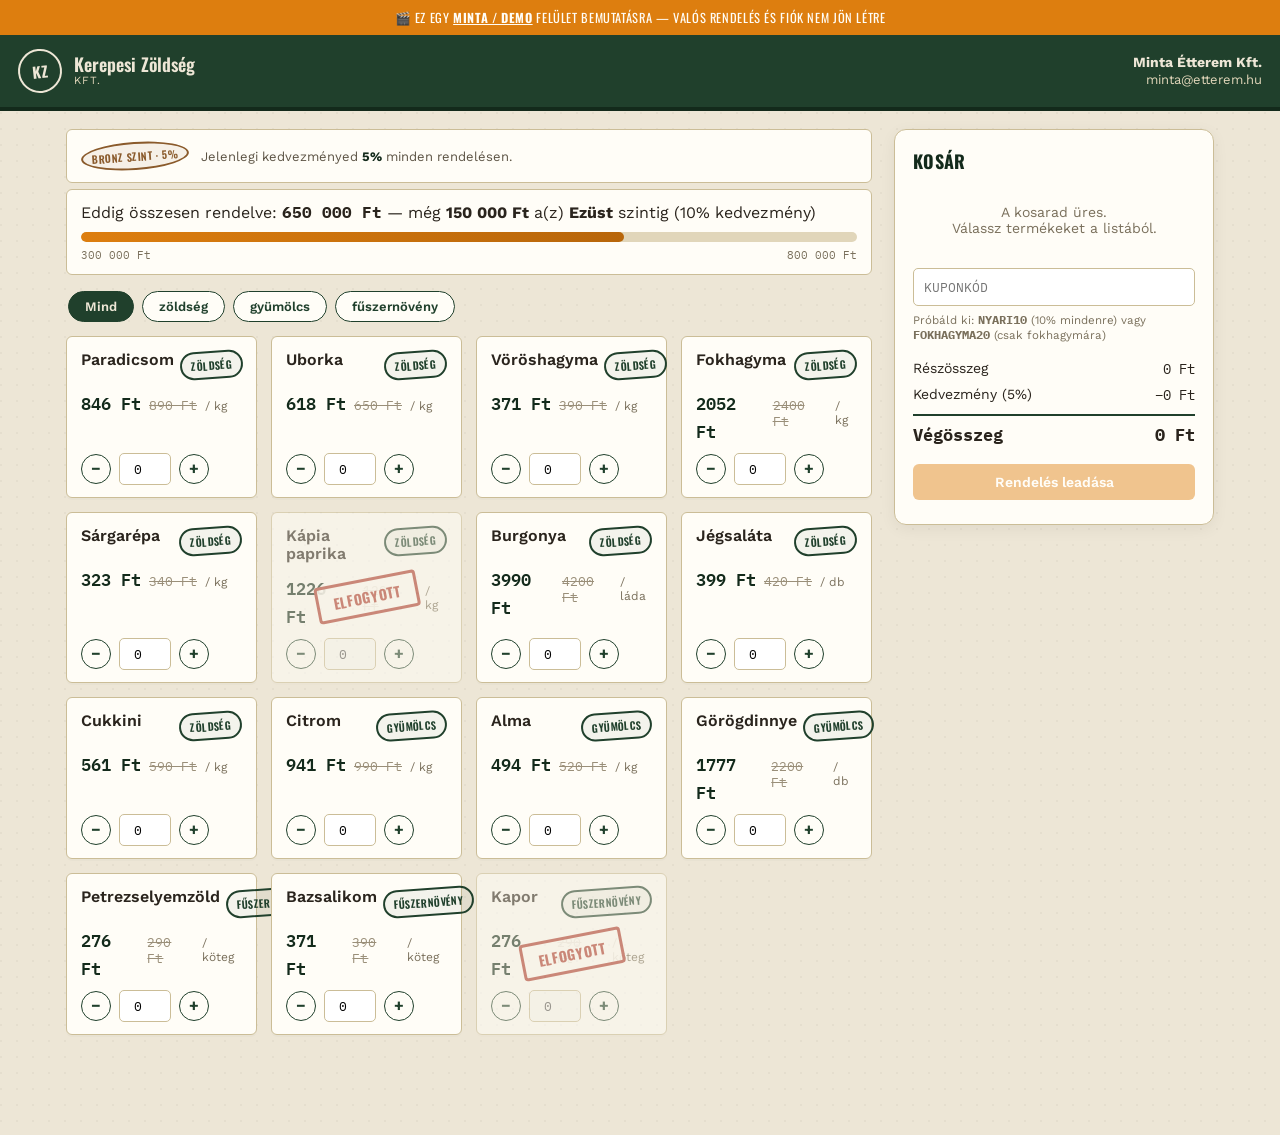
<file: kerepesi-zoldseg-demo.html>
<!DOCTYPE html>
<html lang="hu">
<head>
<meta charset="UTF-8">
<meta name="viewport" content="width=device-width, initial-scale=1.0, maximum-scale=1">
<title>Kerepesi Zöldség Kft. — Minta felület (Étterem nézet)</title>

<link rel="preconnect" href="https://fonts.googleapis.com">
<link rel="preconnect" href="https://fonts.gstatic.com" crossorigin>
<link href="https://fonts.googleapis.com/css2?family=Oswald:wght@500;600;700&family=Work+Sans:wght@400;500;600&family=IBM+Plex+Mono:wght@500;600&display=swap" rel="stylesheet">

<style>
  :root{
    --kraft:#EDE6D6;
    --kraft-dark:#E1D6BA;
    --forest:#20402C;
    --forest-dark:#132A1B;
    --carrot:#DD7E0F;
    --carrot-dark:#B8660A;
    --tomato:#AE3A2C;
    --charcoal:#2A241D;
    --line:#CBBD97;
    --white:#FFFDF7;
    --font-display:'Oswald', sans-serif;
    --font-body:'Work Sans', sans-serif;
    --font-mono:'IBM Plex Mono', monospace;
    --radius:6px;
  }
  *{box-sizing:border-box;}
  html,body{margin:0;padding:0;}
  body{
    background:var(--kraft);
    color:var(--charcoal);
    font-family:var(--font-body);
    min-height:100vh;
    background-image:radial-gradient(circle at 1px 1px, rgba(0,0,0,0.035) 1px, transparent 0);
    background-size:16px 16px;
  }
  button{font-family:inherit;cursor:pointer;}
  input,select{font-family:inherit;}
  ::selection{background:var(--carrot);color:var(--white);}
  :focus-visible{outline:3px solid var(--carrot);outline-offset:2px;}
  @media (prefers-reduced-motion: reduce){ *{animation:none !important;transition:none !important;} }

  h1,h2,h3,.disp{font-family:var(--font-display);text-transform:uppercase;letter-spacing:.02em;color:var(--forest-dark);}
  .mono{font-family:var(--font-mono);}

  .demo-banner{
    background:var(--carrot);color:var(--white);text-align:center;
    font-family:var(--font-display);text-transform:uppercase;letter-spacing:.05em;
    font-size:12.5px;padding:8px 10px;
    position:sticky;top:0;z-index:50;
  }
  .demo-banner b{text-decoration:underline;}

  .topbar{
    background:var(--forest);color:var(--kraft);padding:14px 18px;
    display:flex;align-items:center;justify-content:space-between;gap:12px;
    border-bottom:4px solid var(--forest-dark);position:sticky;top:32px;z-index:40;
  }
  .brand{display:flex;align-items:center;gap:12px;}
  .brand-badge{
    width:44px;height:44px;border-radius:50%;border:2px solid var(--kraft);
    display:flex;align-items:center;justify-content:center;
    font-family:var(--font-display);font-weight:700;font-size:15px;
    transform:rotate(-6deg);flex-shrink:0;
  }
  .brand-text .t1{font-family:var(--font-display);font-size:18px;font-weight:600;color:var(--kraft);line-height:1.1;}
  .brand-text .t2{font-size:11px;color:var(--kraft-dark);letter-spacing:.08em;text-transform:uppercase;}
  .topbar-right{display:flex;align-items:center;gap:10px;}
  .who{font-size:13px;color:var(--kraft-dark);text-align:right;line-height:1.3;}
  .who b{color:var(--kraft);display:block;font-size:14px;}

  .btn{border:none;border-radius:var(--radius);padding:10px 16px;font-weight:600;font-size:14px;display:inline-flex;align-items:center;gap:6px;transition:transform .08s ease;}
  .btn:active{transform:translateY(1px);}
  .btn-carrot{background:var(--carrot);color:var(--white);}
  .btn-carrot:hover{background:var(--carrot-dark);}
  .btn-outline{background:transparent;border:2px solid currentColor;color:var(--kraft);}
  .btn-outline:hover{background:rgba(255,255,255,.08);}
  .btn:disabled{opacity:.45;cursor:not-allowed;}

  main{width:100%;max-width:1180px;margin:0 auto;padding:18px 16px 100px;}

  .stamp{display:inline-flex;align-items:center;justify-content:center;border:2px solid currentColor;border-radius:50%;font-family:var(--font-display);font-weight:600;text-transform:uppercase;letter-spacing:.04em;padding:4px 9px;font-size:10.5px;transform:rotate(-4deg);white-space:nowrap;}
  .stamp-cat{color:var(--forest);border-color:var(--forest);border-radius:14px;background:rgba(32,64,44,.05);}
  .stamp-tier-bronz{color:#8A5A2B;border-color:#8A5A2B;background:rgba(138,90,43,.08);}
  .stamp-tier-ezust{color:#5B6470;border-color:#5B6470;background:rgba(91,100,112,.08);}
  .stamp-tier-arany{color:#9C7A12;border-color:#9C7A12;background:rgba(156,122,18,.1);}

  .sold-out-stamp{position:absolute;top:50%;left:50%;transform:translate(-50%,-50%) rotate(-11deg);border:3px solid var(--tomato);color:var(--tomato);font-family:var(--font-display);font-weight:700;text-transform:uppercase;letter-spacing:.06em;padding:5px 14px;border-radius:4px;background:rgba(255,253,247,.85);font-size:14px;pointer-events:none;}

  .tier-banner{display:flex;align-items:center;gap:12px;background:var(--white);border:1px solid var(--line);border-radius:var(--radius);padding:12px 14px;margin-bottom:6px;flex-wrap:wrap;}
  .tier-banner .tb-text{font-size:13px;color:#5c5344;}
  .tier-banner .tb-text b{color:var(--forest-dark);}

  .progress-wrap{background:var(--white);border:1px solid var(--line);border-radius:var(--radius);padding:12px 14px;margin-bottom:14px;}
  .progress-track{position:relative;height:10px;background:var(--kraft-dark);border-radius:6px;margin:10px 0 6px;overflow:hidden;}
  .progress-fill{position:absolute;left:0;top:0;bottom:0;background:linear-gradient(90deg,var(--carrot),var(--carrot-dark));border-radius:6px;transition:width .4s ease;}
  .progress-labels{display:flex;justify-content:space-between;font-size:11px;color:#7a705c;font-family:var(--font-mono);}

  .chips{display:flex;gap:8px;overflow-x:auto;padding:2px 2px 14px;}
  .chip{flex-shrink:0;border:1.5px solid var(--forest);color:var(--forest);background:var(--white);border-radius:20px;padding:7px 16px;font-size:13px;font-weight:600;}
  .chip.active{background:var(--forest);color:var(--kraft);}

  .grid{display:grid;grid-template-columns:repeat(auto-fill,minmax(190px,1fr));gap:14px;}
  .card{position:relative;background:var(--white);border:1px solid var(--line);border-radius:var(--radius);padding:14px 14px 12px;display:flex;flex-direction:column;gap:8px;box-shadow:0 2px 0 rgba(0,0,0,.02);}
  .card.out{opacity:.55;}
  .card-top{display:flex;justify-content:space-between;align-items:flex-start;gap:6px;}
  .card h3{font-size:16px;margin:0;line-height:1.15;color:var(--charcoal);text-transform:none;letter-spacing:0;font-weight:600;font-family:var(--font-body);}
  .price-row{display:flex;align-items:baseline;gap:8px;margin-top:2px;}
  .price{font-family:var(--font-mono);font-weight:600;font-size:17px;color:var(--forest-dark);}
  .price-orig{font-family:var(--font-mono);font-size:12.5px;color:#9a8f79;text-decoration:line-through;}
  .unit{font-size:12px;color:#7a705c;}
  .qty-row{display:flex;align-items:center;gap:8px;margin-top:auto;}
  .qty-btn{width:30px;height:30px;border-radius:50%;border:1.5px solid var(--forest);background:var(--white);color:var(--forest);font-size:16px;line-height:1;font-weight:700;}
  .qty-input{width:52px;text-align:center;padding:6px 4px;border:1.5px solid var(--line);border-radius:5px;font-family:var(--font-mono);}

  .cart-fab{position:fixed;bottom:18px;right:18px;z-index:60;background:var(--carrot);color:var(--white);border:none;border-radius:30px;padding:14px 20px;font-weight:700;font-size:15px;box-shadow:0 8px 20px rgba(0,0,0,.25);display:flex;align-items:center;gap:8px;}
  .cart-panel{position:fixed;inset:auto 0 0 0;background:var(--white);border-top:3px solid var(--forest);border-radius:16px 16px 0 0;max-height:82vh;overflow-y:auto;z-index:70;transform:translateY(105%);transition:transform .25s ease;padding:18px 18px 24px;box-shadow:0 -10px 30px rgba(0,0,0,.25);}
  .cart-panel.open{transform:translateY(0);}
  .cart-head{display:flex;justify-content:space-between;align-items:center;margin-bottom:10px;}
  .cart-head h2{font-size:18px;margin:0;}
  .close-cart{background:none;border:none;font-size:22px;color:var(--charcoal);}
  .cart-item{display:flex;justify-content:space-between;align-items:center;padding:9px 0;border-bottom:1px solid var(--line);gap:8px;}
  .cart-item .ci-name{font-weight:600;font-size:14px;}
  .cart-item .ci-sub{font-size:12px;color:#7a705c;}
  .cart-item .ci-remove{background:none;border:none;color:var(--tomato);font-size:13px;font-weight:600;}
  .cart-totals{margin-top:14px;font-size:14px;}
  .cart-totals .row{display:flex;justify-content:space-between;padding:4px 0;}
  .cart-totals .row.grand{font-weight:700;font-size:17px;border-top:2px solid var(--forest);margin-top:6px;padding-top:8px;font-family:var(--font-mono);}
  .coupon-row{display:flex;gap:8px;margin:12px 0;}
  .coupon-row input{flex:1;padding:9px 10px;border:1.5px solid var(--line);border-radius:5px;text-transform:uppercase;font-family:var(--font-mono);}
  .empty-note{color:#7a705c;font-size:14px;padding:20px 0;text-align:center;}
  .coupon-hint{font-size:11.5px;color:#7a705c;margin:-6px 0 8px;}

  @media (min-width:900px){
    .cart-fab{display:none;}
    main{display:grid;grid-template-columns:1fr 320px;gap:22px;align-items:start;}
    main .content-col{grid-column:1;}
    .cart-panel{position:sticky;top:110px;grid-column:2;transform:none;max-height:calc(100vh - 130px);border-radius:12px;border:1px solid var(--line);box-shadow:0 4px 16px rgba(0,0,0,.06);}
    .close-cart{display:none;}
  }

  .toast{position:fixed;bottom:20px;left:50%;transform:translateX(-50%) translateY(10px);background:var(--forest-dark);color:var(--kraft);padding:12px 20px;border-radius:8px;font-size:14px;z-index:100;opacity:0;pointer-events:none;transition:all .25s ease;box-shadow:0 6px 20px rgba(0,0,0,.3);max-width:90vw;text-align:center;}
  .toast.show{opacity:1;transform:translateX(-50%) translateY(0);}

  .confirm-overlay{position:fixed;inset:0;background:rgba(19,42,27,.55);z-index:200;display:flex;align-items:center;justify-content:center;padding:20px;opacity:0;pointer-events:none;transition:opacity .2s ease;}
  .confirm-overlay.show{opacity:1;pointer-events:auto;}
  .confirm-card{background:var(--white);border-radius:12px;max-width:380px;width:100%;padding:28px 24px;text-align:center;box-shadow:0 20px 50px rgba(0,0,0,.3);}
  .confirm-card .check{font-size:40px;margin-bottom:8px;}
  .confirm-card h2{font-size:19px;margin:0 0 8px;}
  .confirm-card p{font-size:14px;color:#5c5344;margin:0 0 18px;}
</style>
</head>
<body>

<div class="demo-banner">🎬 Ez egy <b>minta / demo</b> felület bemutatásra — valós rendelés és fiók nem jön létre</div>

<div class="topbar">
  <div class="brand">
    <div class="brand-badge">KZ</div>
    <div class="brand-text">
      <div class="t1">Kerepesi Zöldség</div>
      <div class="t2">Kft.</div>
    </div>
  </div>
  <div class="topbar-right">
    <div class="who"><b>Minta Étterem Kft.</b>minta@etterem.hu</div>
  </div>
</div>

<main>
  <div class="content-col">
    <div class="tier-banner" id="tierBanner"></div>
    <div class="progress-wrap" id="progressWrap"></div>
    <div class="chips" id="chips"></div>
    <div class="grid" id="grid"></div>
  </div>
  <div class="cart-panel" id="cartPanel"></div>
</main>

<button class="cart-fab" id="cartFab" onclick="toggleCart(true)">🧺 Kosár <span id="fabCount"></span></button>

<div class="toast" id="toast"></div>

<div class="confirm-overlay" id="confirmOverlay">
  <div class="confirm-card">
    <div class="check">✅</div>
    <h2>Rendelés leadva!</h2>
    <p id="confirmText">Köszönjük a rendelést. Ez egy demó, így most nem történt valódi rendelés.</p>
    <button class="btn btn-carrot" style="width:100%;justify-content:center;" onclick="closeConfirm()">Rendben</button>
  </div>
</div>

<script>
/* ============================================================
   MINTA ADATOK — ez egy bemutató (nincs Firebase, nincs backend)
   ============================================================ */
const products = {
  p1:  {nev:'Paradicsom', egyseg:'kg', ar:890,  kategoria:'zöldség', kedvezmeny:0,  keszleten:true},
  p2:  {nev:'Uborka',     egyseg:'kg', ar:650,  kategoria:'zöldség', kedvezmeny:0,  keszleten:true},
  p3:  {nev:'Vöröshagyma',egyseg:'kg', ar:390,  kategoria:'zöldség', kedvezmeny:0,  keszleten:true},
  p4:  {nev:'Fokhagyma',  egyseg:'kg', ar:2400, kategoria:'zöldség', kedvezmeny:10, keszleten:true},
  p5:  {nev:'Sárgarépa',  egyseg:'kg', ar:340,  kategoria:'zöldség', kedvezmeny:0,  keszleten:true},
  p6:  {nev:'Kápia paprika', egyseg:'kg', ar:1290, kategoria:'zöldség', kedvezmeny:0, keszleten:false},
  p7:  {nev:'Burgonya',   egyseg:'láda', ar:4200,kategoria:'zöldség', kedvezmeny:0,  keszleten:true},
  p8:  {nev:'Jégsaláta',  egyseg:'db', ar:420,  kategoria:'zöldség', kedvezmeny:0,  keszleten:true},
  p9:  {nev:'Cukkini',    egyseg:'kg', ar:590,  kategoria:'zöldség', kedvezmeny:0,  keszleten:true},
  p10: {nev:'Citrom',     egyseg:'kg', ar:990,  kategoria:'gyümölcs', kedvezmeny:0, keszleten:true},
  p11: {nev:'Alma',       egyseg:'kg', ar:520,  kategoria:'gyümölcs', kedvezmeny:0, keszleten:true},
  p12: {nev:'Görögdinnye',egyseg:'db', ar:2200, kategoria:'gyümölcs', kedvezmeny:15,keszleten:true},
  p13: {nev:'Petrezselyemzöld', egyseg:'köteg', ar:290, kategoria:'fűszernövény', kedvezmeny:0, keszleten:true},
  p14: {nev:'Bazsalikom', egyseg:'köteg', ar:390, kategoria:'fűszernövény', kedvezmeny:0, keszleten:true},
  p15: {nev:'Kapor',      egyseg:'köteg', ar:290, kategoria:'fűszernövény', kedvezmeny:0, keszleten:false},
};

const tiers = [
  {nev:'Bronz',  kuszobFt:300000,  kedvezmenySzazalek:5},
  {nev:'Ezüst',  kuszobFt:800000,  kedvezmenySzazalek:10},
  {nev:'Arany',  kuszobFt:1500000, kedvezmenySzazalek:15},
];

const restaurant = {
  nev:'Minta Étterem Kft.',
  kedvezmeny:0,          // egyedi admin kedvezmény (most nincs beállítva)
  osszesRendelt:650000,  // eddig összesen rendelt érték
};

const coupons = {
  'NYARI10': {tipus:'szazalek', ertek:10, hatokor:'mindenki', termekId:null, ervenyesEddig:null, aktiv:true},
  'FOKHAGYMA20': {tipus:'szazalek', ertek:20, hatokor:'mindenki', termekId:'p4', ervenyesEddig:null, aktiv:true},
};

/* ============================================================
   ÁLLAPOT
   ============================================================ */
let cart = [];
let activeCategory = 'Mind';

function fmtFt(n){ return Math.round(n||0).toLocaleString('hu-HU') + ' Ft'; }
function round(n){ return Math.round((n||0)*100)/100; }
function esc(s){ return String(s==null?'':s).replace(/[&<>"']/g, c=>({'&':'&amp;','<':'&lt;','>':'&gt;','"':'&quot;',"'":'&#39;'}[c])); }
function toast(msg){
  const t = document.getElementById('toast');
  t.textContent = msg;
  t.classList.add('show');
  clearTimeout(toast._h);
  toast._h = setTimeout(()=>t.classList.remove('show'), 2600);
}

function sortedTiers(){ return [...tiers].sort((a,b)=>a.kuszobFt-b.kuszobFt); }
function tierClass(nev){
  const n=(nev||'').toLowerCase();
  if(n.includes('arany')) return 'stamp-tier-arany';
  if(n.includes('ezüst')||n.includes('ezust')) return 'stamp-tier-ezust';
  return 'stamp-tier-bronz';
}
function getCurrentTier(osszesRendelt){
  let current = null;
  for(const t of sortedTiers()){ if(osszesRendelt >= t.kuszobFt) current = t; }
  return current;
}
function nextTier(osszesRendelt){
  for(const t of sortedTiers()){ if(osszesRendelt < t.kuszobFt) return t; }
  return null;
}
function effectiveDiscountPct(){
  const tier = getCurrentTier(restaurant.osszesRendelt);
  return Math.max(restaurant.kedvezmeny||0, tier ? tier.kedvezmenySzazalek : 0);
}
function productUnitPrice(p){ return round(p.ar * (1-(p.kedvezmeny||0)/100)); }

/* ============================================================
   RENDER
   ============================================================ */
function render(){
  renderTierBanner();
  renderProgress();
  renderChips();
  renderGrid();
  renderCart();
  document.getElementById('fabCount').textContent = cart.length ? '· '+cart.reduce((s,c)=>s+c.mennyiseg,0)+' tétel' : '';
}

function renderTierBanner(){
  const tier = getCurrentTier(restaurant.osszesRendelt);
  const discPct = effectiveDiscountPct();
  document.getElementById('tierBanner').innerHTML = `
    ${tier ? `<span class="stamp ${tierClass(tier.nev)}">${esc(tier.nev)} szint · ${tier.kedvezmenySzazalek}%</span>` : ''}
    <span class="tb-text">${discPct>0 ? `Jelenlegi kedvezményed <b>${discPct}%</b> minden rendelésen.` : 'Még nincs aktív kedvezményed — rendelj, hogy törzsvásárlói szintet érj el!'}</span>
  `;
}

function renderProgress(){
  const next = nextTier(restaurant.osszesRendelt);
  const wrap = document.getElementById('progressWrap');
  if(!next){
    wrap.innerHTML = `<div class="tb-text" style="font-size:13px;">🏆 Elérted a legmagasabb törzsvásárlói szintet!</div>`;
    return;
  }
  const prevThreshold = [...sortedTiers()].reverse().find(t=>t.kuszobFt<=restaurant.osszesRendelt);
  const base = prevThreshold ? prevThreshold.kuszobFt : 0;
  const pct = Math.min(100, Math.round(((restaurant.osszesRendelt-base)/(next.kuszobFt-base))*100));
  wrap.innerHTML = `
    <div class="tb-text">Eddig összesen rendelve: <b class="mono">${fmtFt(restaurant.osszesRendelt)}</b> — még <b>${fmtFt(next.kuszobFt-restaurant.osszesRendelt)}</b> a(z) <b>${esc(next.nev)}</b> szintig (${next.kedvezmenySzazalek}% kedvezmény)</div>
    <div class="progress-track"><div class="progress-fill" style="width:${pct}%"></div></div>
    <div class="progress-labels"><span>${fmtFt(base)}</span><span>${fmtFt(next.kuszobFt)}</span></div>
  `;
}

function renderChips(){
  const categories = ['Mind', ...new Set(Object.values(products).map(p=>p.kategoria))];
  document.getElementById('chips').innerHTML = categories.map(c=>
    `<button class="chip ${c===activeCategory?'active':''}" onclick="setCategory('${esc(c)}')">${esc(c)}</button>`
  ).join('');
}

function renderGrid(){
  const discPct = effectiveDiscountPct();
  const entries = Object.entries(products).filter(([id,p])=>activeCategory==='Mind'||p.kategoria===activeCategory);
  document.getElementById('grid').innerHTML = entries.map(([id,p])=>{
    const unitPrice = productUnitPrice(p);
    const finalPrice = round(unitPrice*(1-discPct/100));
    const showOrig = discPct>0 || (p.kedvezmeny||0)>0;
    const inCart = cart.find(c=>c.termekId===id);
    const qty = inCart ? inCart.mennyiseg : 0;
    return `
      <div class="card ${p.keszleten===false?'out':''}">
        ${p.keszleten===false ? '<div class="sold-out-stamp">Elfogyott</div>' : ''}
        <div class="card-top">
          <h3>${esc(p.nev)}</h3>
          <span class="stamp stamp-cat">${esc(p.kategoria)}</span>
        </div>
        <div class="price-row">
          <span class="price">${fmtFt(finalPrice)}</span>
          ${showOrig ? `<span class="price-orig">${fmtFt(p.ar)}</span>` : ''}
          <span class="unit">/ ${esc(p.egyseg)}</span>
        </div>
        <div class="qty-row">
          <button class="qty-btn" ${p.keszleten===false?'disabled':''} onclick="changeQty('${id}',-1)">−</button>
          <input class="qty-input mono" type="number" min="0" step="1" value="${qty}" ${p.keszleten===false?'disabled':''} onchange="setQty('${id}', this.value)">
          <button class="qty-btn" ${p.keszleten===false?'disabled':''} onclick="changeQty('${id}',1)">+</button>
        </div>
      </div>`;
  }).join('');
}

function setCategory(c){ activeCategory=c; render(); }
function changeQty(id, delta){
  const existing = cart.find(c=>c.termekId===id);
  if(existing){
    existing.mennyiseg = Math.max(0, existing.mennyiseg+delta);
    if(existing.mennyiseg===0) cart = cart.filter(c=>c.termekId!==id);
  } else if(delta>0){
    cart.push({termekId:id, mennyiseg:1});
  }
  render();
}
function setQty(id, val){
  const n = Math.max(0, Math.floor(Number(val)||0));
  cart = cart.filter(c=>c.termekId!==id);
  if(n>0) cart.push({termekId:id, mennyiseg:n});
  render();
}
function toggleCart(open){
  const panel = document.getElementById('cartPanel');
  if(window.innerWidth>=900) return;
  panel.classList.toggle('open', open);
}

function computeTotals(couponCodeRaw){
  const discPct = effectiveDiscountPct();
  let reszosszeg = 0;
  const tetelek = cart.map(c=>{
    const p = products[c.termekId];
    const egysegAr = productUnitPrice(p);
    const tetelOsszeg = round(egysegAr*c.mennyiseg);
    reszosszeg += tetelOsszeg;
    return {termekId:c.termekId, nev:p.nev, egyseg:p.egyseg, egysegAr, mennyiseg:c.mennyiseg, tetelOsszeg};
  });
  const kedvezmenyOsszeg = round(reszosszeg*discPct/100);
  const afterDiscount = round(reszosszeg-kedvezmenyOsszeg);

  let kuponOsszeg=0, kuponKod=(couponCodeRaw||'').trim().toUpperCase(), couponError=null, coupon=null;
  if(kuponKod){
    coupon = coupons[kuponKod];
    if(!coupon || coupon.aktiv===false){
      couponError='Érvénytelen kuponkód.'; kuponKod='';
    } else if(coupon.termekId){
      const tetel = tetelek.find(t=>t.termekId===coupon.termekId);
      if(tetel){ kuponOsszeg = coupon.tipus==='szazalek' ? round(tetel.tetelOsszeg*coupon.ertek/100) : Math.min(coupon.ertek,tetel.tetelOsszeg); }
      else { couponError='Ez a kupon egy olyan termékre vonatkozik, ami nincs a kosaradban.'; kuponKod=''; }
    } else {
      kuponOsszeg = coupon.tipus==='szazalek' ? round(afterDiscount*coupon.ertek/100) : Math.min(coupon.ertek, afterDiscount);
    }
  }
  const vegosszeg = round(afterDiscount-kuponOsszeg);
  return {tetelek, reszosszeg, discPct, kedvezmenyOsszeg, kuponKod, kuponOsszeg, vegosszeg, couponError};
}

function renderCart(){
  const couponVal = document.getElementById('couponInput') ? document.getElementById('couponInput').value : '';
  const totals = computeTotals(couponVal);
  const itemsHtml = totals.tetelek.length ? totals.tetelek.map(t=>`
    <div class="cart-item">
      <div>
        <div class="ci-name">${esc(t.nev)}</div>
        <div class="ci-sub mono">${t.mennyiseg} ${esc(t.egyseg)} × ${fmtFt(t.egysegAr)}</div>
      </div>
      <div style="text-align:right;">
        <div class="mono">${fmtFt(t.tetelOsszeg)}</div>
        <button class="ci-remove" onclick="setQty('${t.termekId}',0)">eltávolít</button>
      </div>
    </div>`).join('') : '<div class="empty-note">A kosarad üres.<br>Válassz termékeket a listából.</div>';

  document.getElementById('cartPanel').innerHTML = `
    <div class="cart-head"><h2>Kosár</h2><button class="close-cart" onclick="toggleCart(false)">✕</button></div>
    ${itemsHtml}
    <div class="coupon-row"><input id="couponInput" placeholder="KUPONKÓD" value="${esc(couponVal)}" oninput="render()"></div>
    <div class="coupon-hint">Próbáld ki: <b class="mono">NYARI10</b> (10% mindenre) vagy <b class="mono">FOKHAGYMA20</b> (csak fokhagymára)</div>
    ${totals.couponError ? `<div style="color:var(--tomato);font-size:13px;margin-bottom:6px;">${esc(totals.couponError)}</div>` : ''}
    <div class="cart-totals">
      <div class="row"><span>Részösszeg</span><span class="mono">${fmtFt(totals.reszosszeg)}</span></div>
      ${totals.discPct>0 ? `<div class="row"><span>Kedvezmény (${totals.discPct}%)</span><span class="mono">−${fmtFt(totals.kedvezmenyOsszeg)}</span></div>` : ''}
      ${totals.kuponOsszeg>0 ? `<div class="row"><span>Kupon (${esc(totals.kuponKod)})</span><span class="mono">−${fmtFt(totals.kuponOsszeg)}</span></div>` : ''}
      <div class="row grand"><span>Végösszeg</span><span>${fmtFt(totals.vegosszeg)}</span></div>
    </div>
    <button class="btn btn-carrot" style="width:100%;justify-content:center;margin-top:14px;" ${totals.tetelek.length?'':'disabled'} onclick="submitOrder()">Rendelés leadása</button>
  `;
}

function submitOrder(){
  const couponVal = document.getElementById('couponInput') ? document.getElementById('couponInput').value : '';
  const totals = computeTotals(couponVal);
  if(!totals.tetelek.length){ toast('A kosár üres.'); return; }
  document.getElementById('confirmText').textContent =
    `${totals.tetelek.length} tétel, végösszeg ${fmtFt(totals.vegosszeg)}. Ez egy demó, így most nem történt valódi rendelés.`;
  document.getElementById('confirmOverlay').classList.add('show');
  cart = [];
  toggleCart(false);
  render();
}
function closeConfirm(){ document.getElementById('confirmOverlay').classList.remove('show'); }

render();
</script>
</body>
</html>
</file>
